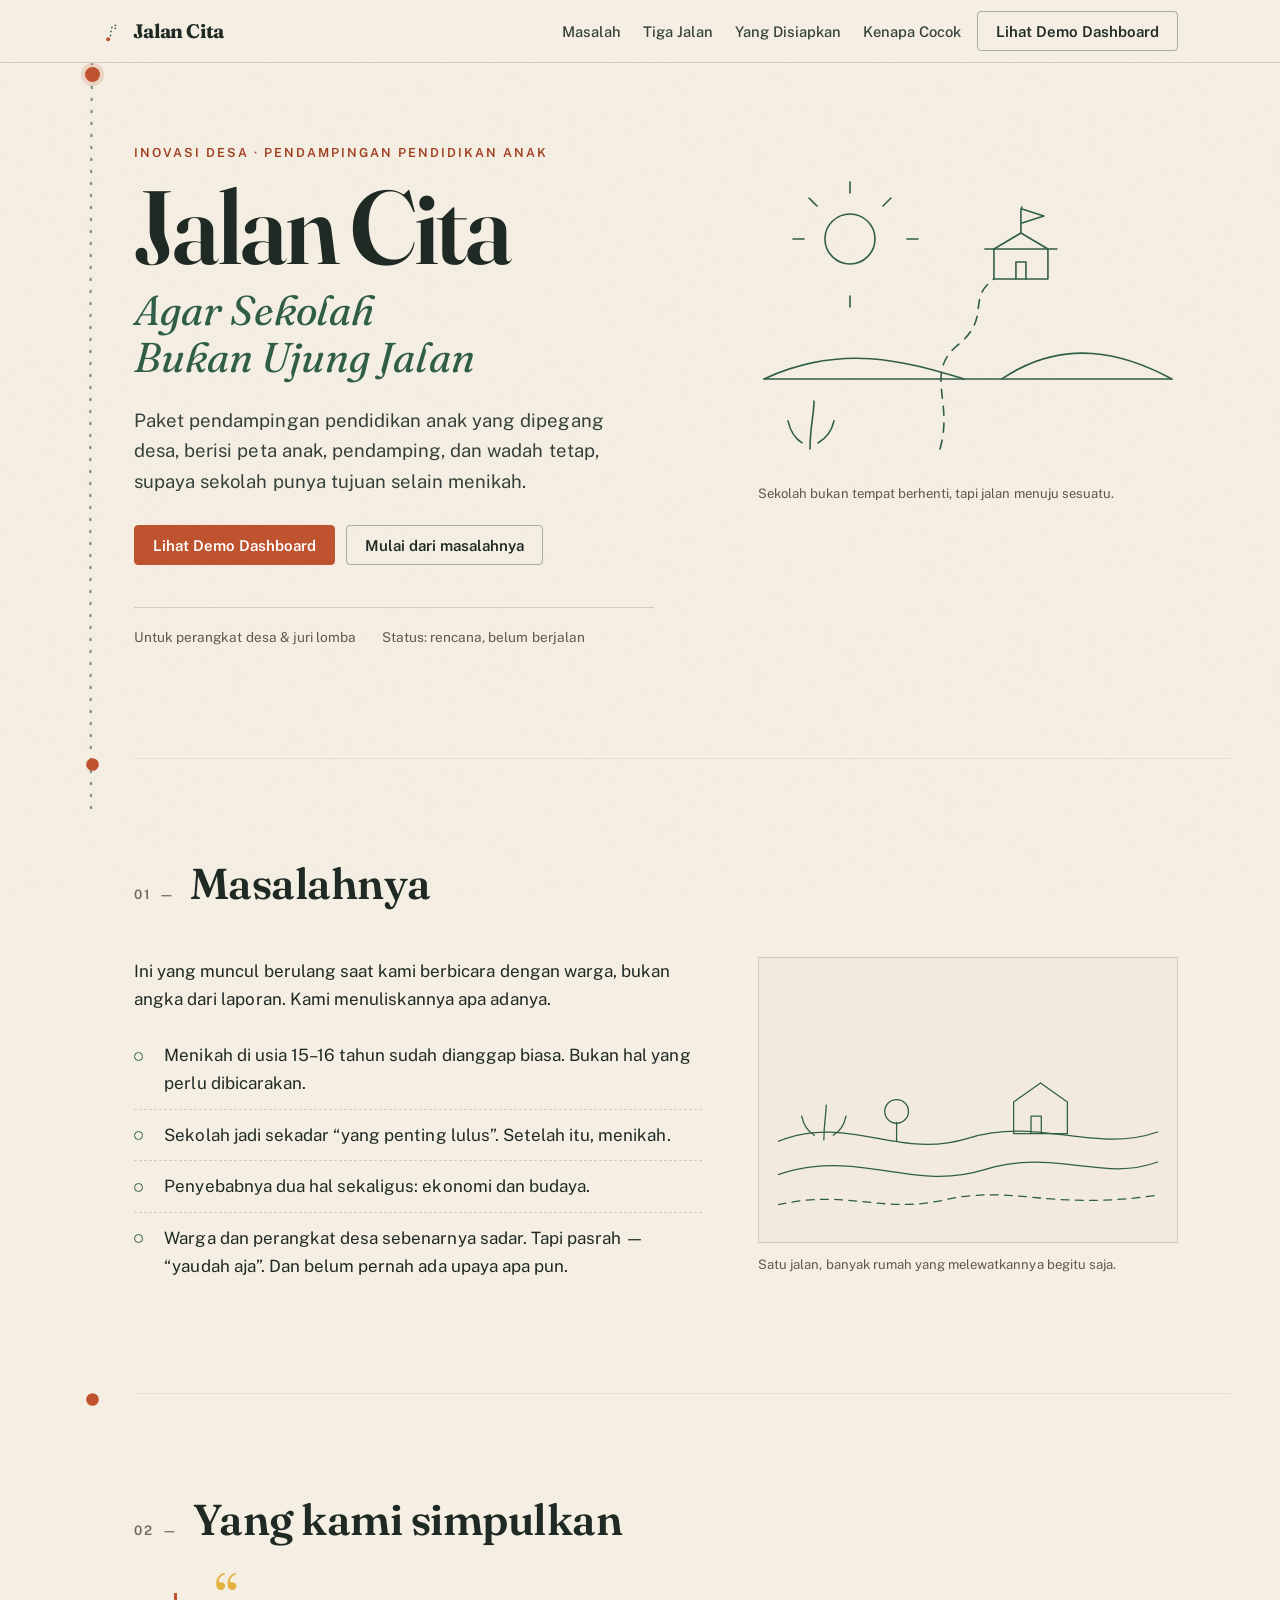
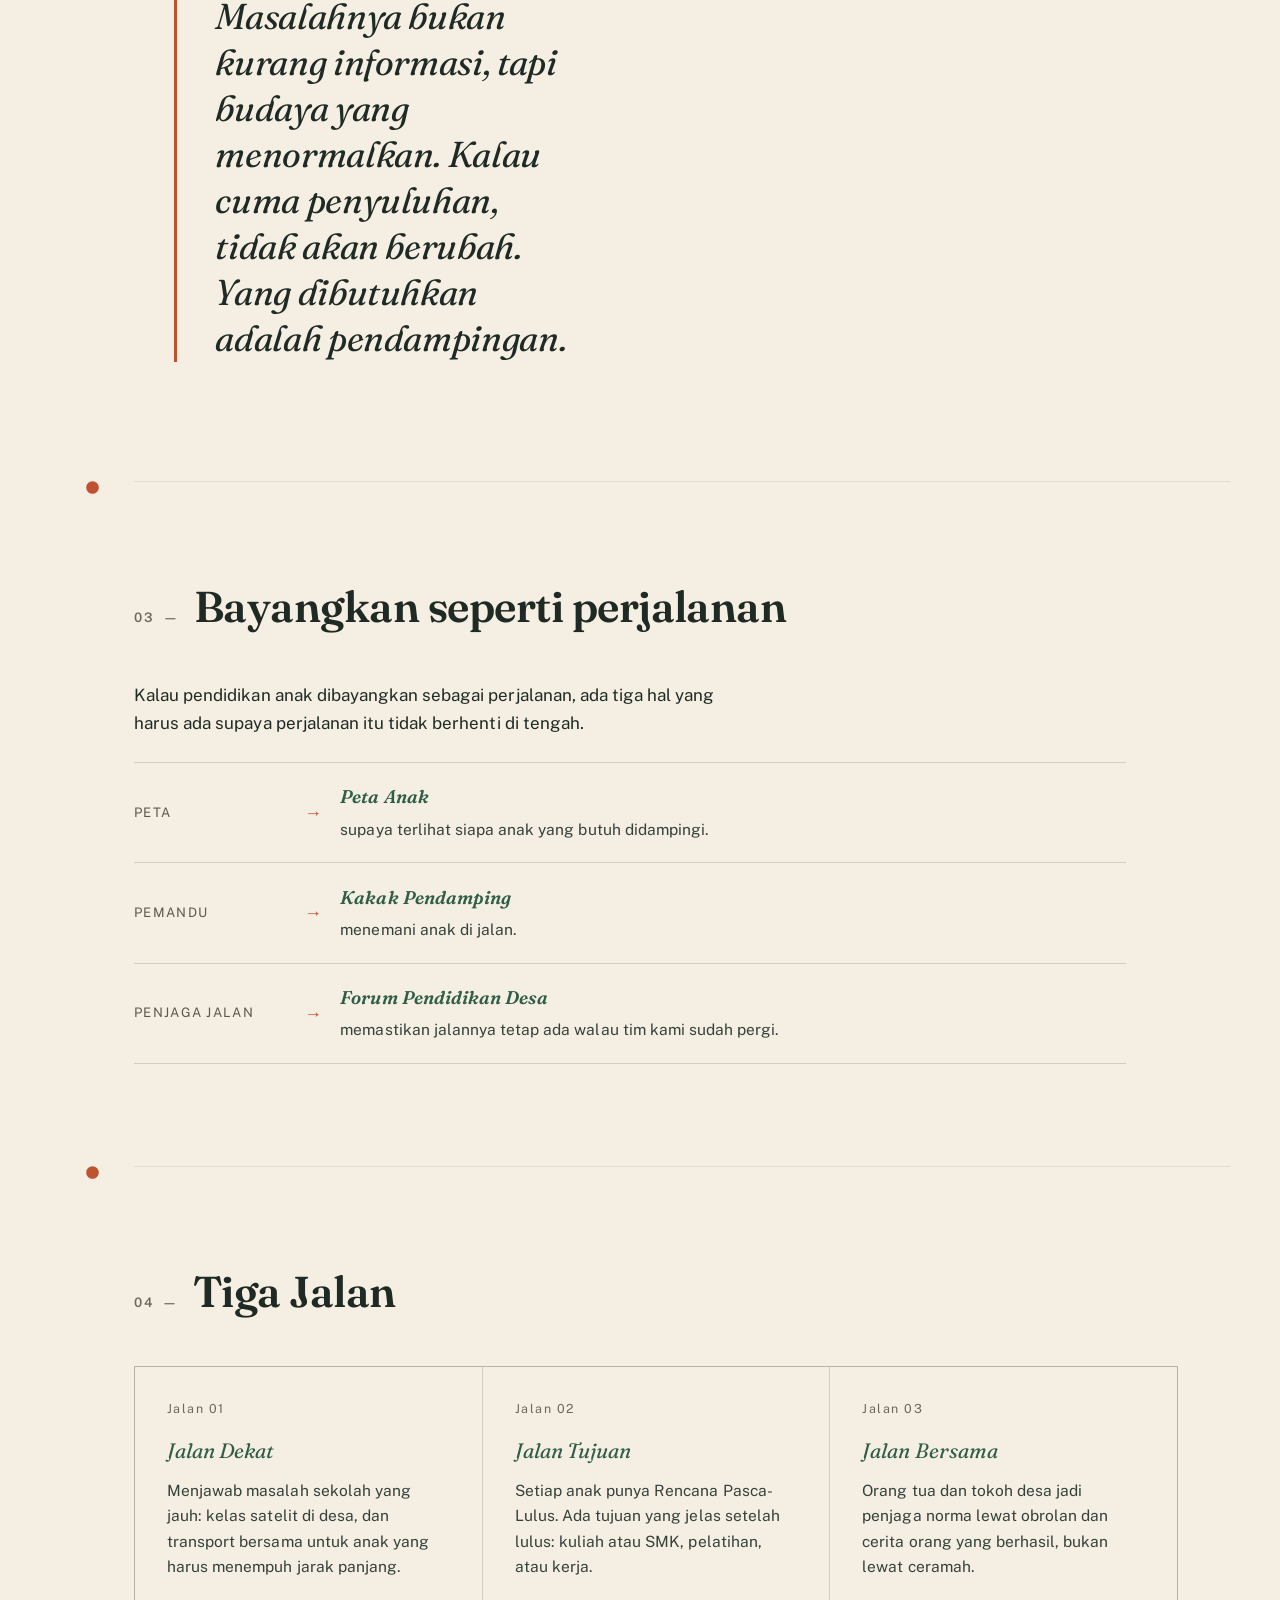
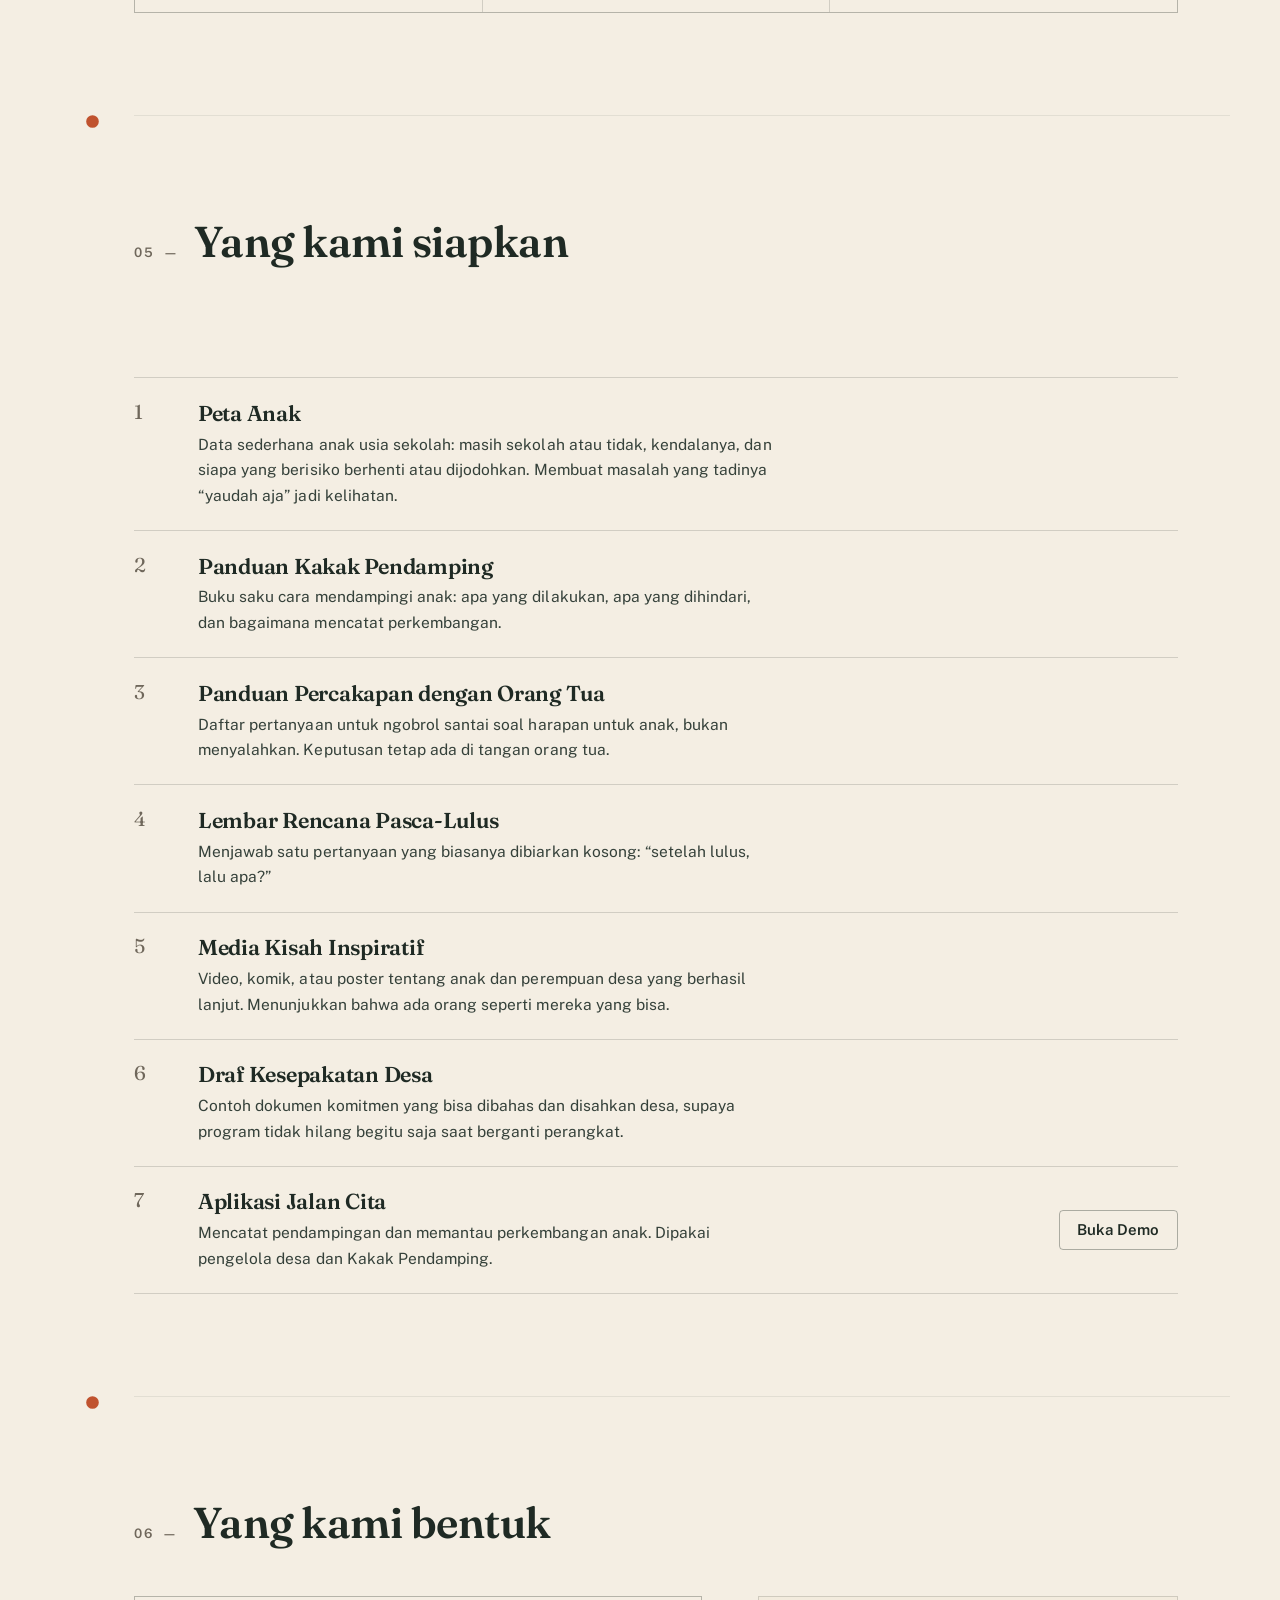
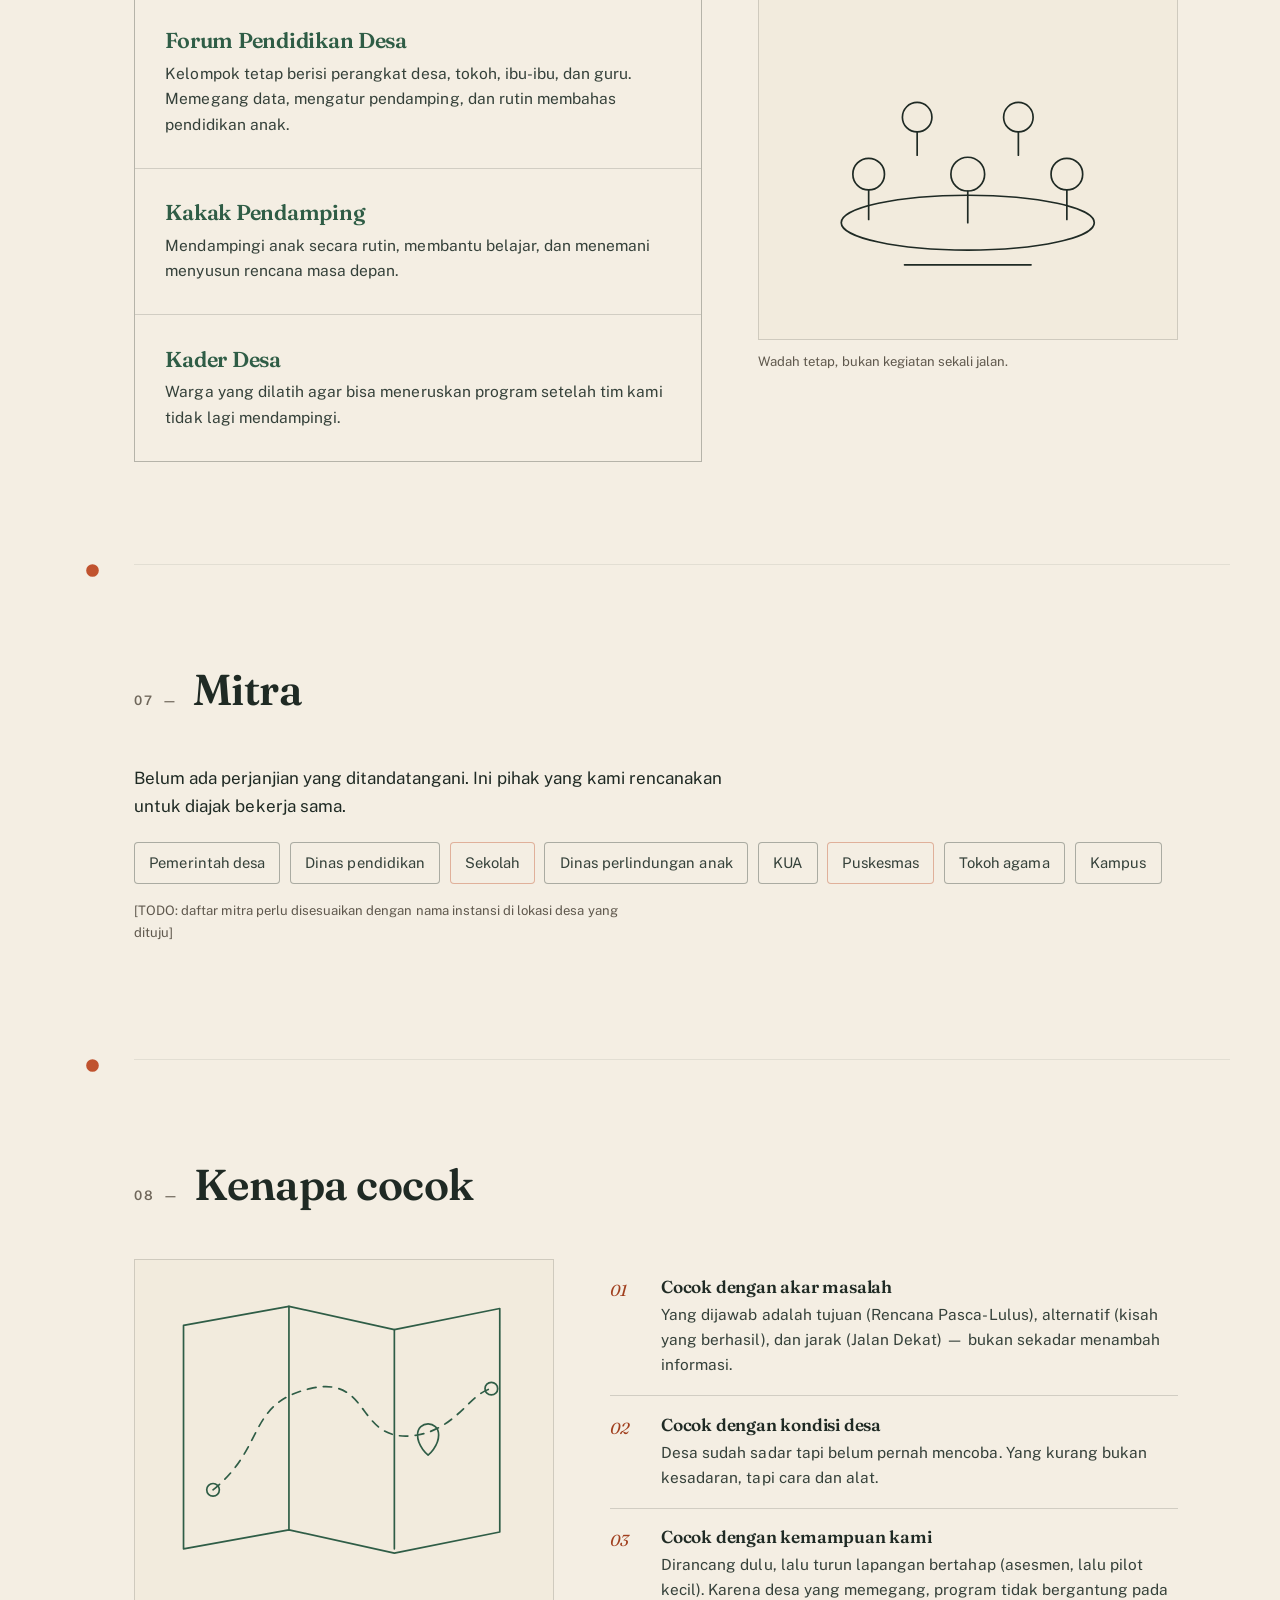
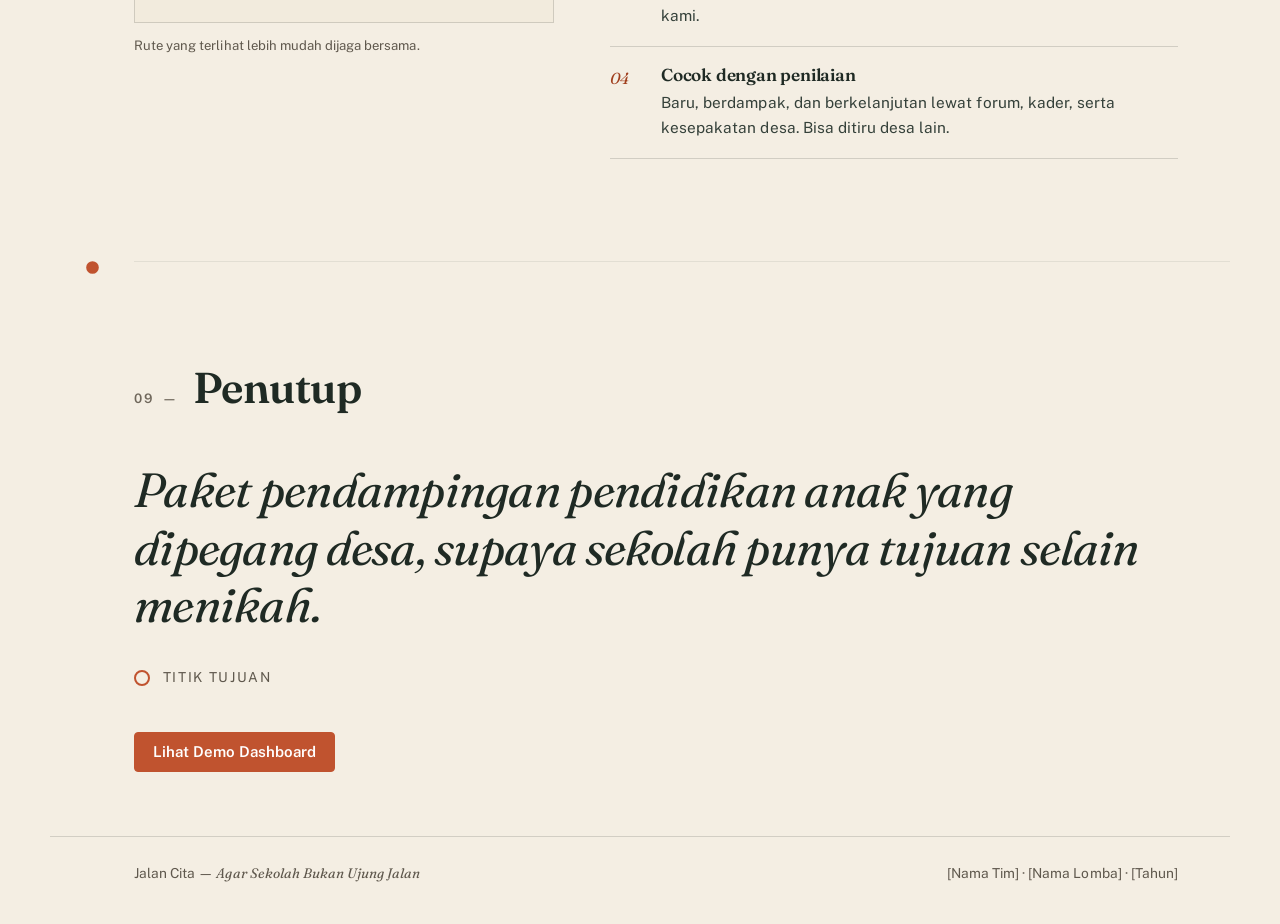
<file: index.html>
<!doctype html>
<html lang="id">
<head>
<meta charset="utf-8">
<meta name="viewport" content="width=device-width, initial-scale=1">
<title>Jalan Cita — Agar Sekolah Bukan Ujung Jalan</title>
<meta name="description" content="Ide lomba inovasi desa: paket pendampingan pendidikan anak yang dipegang desa — peta anak, kakak pendamping, dan forum pendidikan — supaya sekolah punya tujuan selain menikah.">
<meta name="theme-color" content="#F4EEE3">
<link rel="icon" href="/assets/favicon.svg" type="image/svg+xml">
<link rel="apple-touch-icon" href="/assets/favicon.svg">

<meta property="og:type" content="website">
<meta property="og:title" content="Jalan Cita — Agar Sekolah Bukan Ujung Jalan">
<meta property="og:description" content="Paket pendampingan pendidikan anak yang dipegang desa, supaya sekolah punya tujuan selain menikah.">
<meta property="og:image" content="/assets/og-image.png">
<meta property="og:image:width" content="1200">
<meta property="og:image:height" content="630">
<meta property="og:locale" content="id_ID">
<meta name="twitter:card" content="summary_large_image">
<meta name="twitter:title" content="Jalan Cita — Agar Sekolah Bukan Ujung Jalan">
<meta name="twitter:description" content="Paket pendampingan pendidikan anak yang dipegang desa, supaya sekolah punya tujuan selain menikah.">
<meta name="twitter:image" content="/assets/og-image.png">

<link rel="preconnect" href="https://fonts.googleapis.com">
<link rel="preconnect" href="https://fonts.gstatic.com" crossorigin>
<link href="https://fonts.googleapis.com/css2?family=Fraunces:ital,opsz,wght@0,9..144,400;0,9..144,600;0,9..144,700;1,9..144,400;1,9..144,600&family=Public+Sans:wght@400;500;600&display=swap" rel="stylesheet">
<link rel="stylesheet" href="/css/style.css">
<script>document.documentElement.classList.add('js');</script>
</head>
<body>

<a class="skip-link" href="#main">Lewati ke konten utama</a>

<header class="nav">
  <div class="nav__inner">
    <a class="brand" href="/" aria-label="Jalan Cita — beranda">
      <svg class="brand__mark" viewBox="0 0 32 32" aria-hidden="true">
        <path d="M9 28C16 23 10 14 16 9c5-4 8 2 1 4" fill="none" stroke="currentColor" stroke-width="2" stroke-linecap="round" stroke-dasharray="1 5"/>
        <circle cx="9" cy="28" r="3" fill="#C0532F"/>
      </svg>
      Jalan Cita
    </a>
    <ul class="nav__links">
      <li><a href="#masalah">Masalah</a></li>
      <li><a href="#tiga-jalan">Tiga Jalan</a></li>
      <li><a href="#alat">Yang Disiapkan</a></li>
      <li><a href="#cocok">Kenapa Cocok</a></li>
    </ul>
    <a class="btn btn--ghost nav__cta" href="/dashboard">Lihat Demo Dashboard</a>
  </div>
</header>

<div class="page">
  <div class="journey" aria-hidden="true">
    <svg viewBox="0 0 100 1000" preserveAspectRatio="none">
      <defs>
        <mask id="jcReveal" maskUnits="userSpaceOnUse" maskContentUnits="userSpaceOnUse" x="0" y="0" width="100" height="1000">
          <path class="journey__reveal" pathLength="1000" stroke-dasharray="1000"
                d="M50 0 C 43 90 57 180 50 270 C 43 360 57 450 50 540 C 43 630 57 720 50 810 C 44 890 56 950 50 1000"
                fill="none" stroke="#fff" stroke-width="8"/>
        </mask>
      </defs>
      <g mask="url(#jcReveal)">
        <path class="journey__edge" d="M50 0 C 43 90 57 180 50 270 C 43 360 57 450 50 540 C 43 630 57 720 50 810 C 44 890 56 950 50 1000"/>
        <path class="journey__road" d="M50 0 C 43 90 57 180 50 270 C 43 360 57 450 50 540 C 43 630 57 720 50 810 C 44 890 56 950 50 1000"/>
      </g>
    </svg>
  </div>

  <main id="main">

    <!-- 00 — HERO -->
    <section class="hero section" id="atas" aria-labelledby="hero-title">
      <span class="hero__origin" aria-hidden="true"></span>
      <div class="split split--wide">
        <div class="hero__inner reveal">
          <p class="eyebrow">Inovasi desa &middot; pendampingan pendidikan anak</p>
          <h1 id="hero-title">Jalan Cita</h1>
          <p class="hero__sub">Agar Sekolah Bukan Ujung Jalan</p>
          <p class="hero__lede">Paket pendampingan pendidikan anak yang dipegang desa, berisi peta anak, pendamping, dan wadah tetap, supaya sekolah punya tujuan selain menikah.</p>
          <div class="hero__actions">
            <a class="btn btn--accent" href="/dashboard">Lihat Demo Dashboard</a>
            <a class="btn btn--ghost" href="#masalah">Mulai dari masalahnya</a>
          </div>
          <p class="hero__meta">
            <span>Untuk perangkat desa &amp; juri lomba</span>
            <span>Status: rencana, belum berjalan</span>
          </p>
        </div>

        <figure class="reveal" style="margin:0">
          <svg class="illus" viewBox="0 0 420 320" role="img" aria-labelledby="il-hero">
            <title id="il-hero">Ilustrasi garis: jalan berkelok dari desa menuju sebuah sekolah, dengan matahari dan sawah</title>
            <g fill="none" stroke="currentColor" stroke-width="1.6" stroke-linecap="round" stroke-linejoin="round">
              <path d="M6 236 H414"/>
              <path d="M6 236 C 84 200 146 218 206 236"/>
              <path d="M244 236 C 306 194 366 210 414 236"/>
              <circle cx="92" cy="96" r="25"/>
              <path d="M92 50 v-11 M92 153 v11 M46 96 h-11 M149 96 h11 M59 63 l-8 -8 M125 63 l8 -8"/>
              <path d="M182 306 C 196 258 166 230 200 202 C 234 174 208 156 236 136" stroke-dasharray="9 8"/>
              <path d="M236 136 v-30 l27 -16 27 16 v30 z"/>
              <path d="M227 106 h72"/>
              <path d="M258 136 v-17 h10 v17"/>
              <path d="M263 90 v-24 l1 -2"/>
              <path d="M264 66 l22 7 -22 7"/>
              <path d="M52 306 c0 -22 4 -34 4 -48 M60 300 c9 -5 14 -13 16 -22 M44 300 c-8 -5 -12 -13 -14 -22"/>
            </g>
          </svg>
          <figcaption class="illus-cap">Sekolah bukan tempat berhenti, tapi jalan menuju sesuatu.</figcaption>
        </figure>
      </div>
    </section>

    <!-- 01 — MASALAHNYA -->
    <section class="section" id="masalah" aria-labelledby="masalah-title">
      <span class="stop" aria-hidden="true"></span>
      <div class="sec-head reveal">
        <p class="sec-num">01</p>
        <h2 class="sec-title" id="masalah-title">Masalahnya</h2>
      </div>
      <div class="split split--wide">
        <div class="reveal">
          <p class="measure">Ini yang muncul berulang saat kami berbicara dengan warga, bukan angka dari laporan. Kami menuliskannya apa adanya.</p>
          <ul class="point-list">
            <li>Menikah di usia 15&ndash;16 tahun sudah dianggap biasa. Bukan hal yang perlu dibicarakan.</li>
            <li>Sekolah jadi sekadar &ldquo;yang penting lulus&rdquo;. Setelah itu, menikah.</li>
            <li>Penyebabnya dua hal sekaligus: ekonomi dan budaya.</li>
            <li>Warga dan perangkat desa sebenarnya sadar. Tapi pasrah &mdash; &ldquo;yaudah aja&rdquo;. Dan belum pernah ada upaya apa pun.</li>
          </ul>
        </div>

        <figure class="reveal" style="margin:0">
          <div class="illus-frame">
            <svg class="illus" viewBox="0 0 480 300" role="img" aria-labelledby="il-desa">
              <title id="il-desa">Ilustrasi garis: jalan desa berkelok melewati petak sawah, rumah, dan pohon</title>
              <g fill="none" stroke="currentColor" stroke-width="1.6" stroke-linecap="round" stroke-linejoin="round">
                <path d="M0 208 C 90 172 150 232 240 204 C 330 176 400 224 480 196"/>
                <path d="M0 250 C 100 216 170 272 260 244 C 350 216 410 260 480 234"/>
                <path d="M58 206 c0 -22 3 -32 3 -44 M70 200 c9 -5 14 -14 16 -24 M46 200 c-9 -5 -14 -14 -16 -24"/>
                <path d="M298 198 v-40 l34 -24 34 24 v40 z M298 198 h68"/>
                <path d="M320 198 v-22 h13 v22"/>
                <path d="M150 208 v-24"/>
                <circle cx="150" cy="170" r="15"/>
                <path d="M0 288 C 90 268 130 300 210 282 C 300 262 340 296 480 276" stroke-dasharray="10 8"/>
              </g>
            </svg>
          </div>
          <figcaption class="illus-cap">Satu jalan, banyak rumah yang melewatkannya begitu saja.</figcaption>
        </figure>
      </div>
    </section>

    <!-- 02 — YANG KAMI SIMPULKAN -->
    <section class="section" aria-labelledby="simpulan-title">
      <span class="stop" aria-hidden="true"></span>
      <div class="sec-head reveal">
        <p class="sec-num">02</p>
        <h2 class="sec-title" id="simpulan-title">Yang kami simpulkan</h2>
      </div>
      <blockquote class="quote reveal">
        <span class="quote__mark" aria-hidden="true">&ldquo;</span>
        <p>Masalahnya bukan kurang informasi, tapi budaya yang menormalkan. Kalau cuma penyuluhan, tidak akan berubah. Yang dibutuhkan adalah pendampingan.</p>
      </blockquote>
    </section>

    <!-- 03 — BAYANGKAN SEPERTI PERJALANAN -->
    <section class="section" id="perjalanan" aria-labelledby="perjalanan-title">
      <span class="stop" aria-hidden="true"></span>
      <div class="sec-head reveal">
        <p class="sec-num">03</p>
        <h2 class="sec-title" id="perjalanan-title">Bayangkan seperti perjalanan</h2>
      </div>
      <p class="measure reveal" style="margin-bottom:1.6rem">Kalau pendidikan anak dibayangkan sebagai perjalanan, ada tiga hal yang harus ada supaya perjalanan itu tidak berhenti di tengah.</p>
      <ul class="legend reveal">
        <li>
          <span class="legend__role">Peta</span>
          <span class="legend__arrow" aria-hidden="true">&rarr;</span>
          <span class="legend__what"><strong>Peta Anak</strong><span>supaya terlihat siapa anak yang butuh didampingi.</span></span>
        </li>
        <li>
          <span class="legend__role">Pemandu</span>
          <span class="legend__arrow" aria-hidden="true">&rarr;</span>
          <span class="legend__what"><strong>Kakak Pendamping</strong><span>menemani anak di jalan.</span></span>
        </li>
        <li>
          <span class="legend__role">Penjaga jalan</span>
          <span class="legend__arrow" aria-hidden="true">&rarr;</span>
          <span class="legend__what"><strong>Forum Pendidikan Desa</strong><span>memastikan jalannya tetap ada walau tim kami sudah pergi.</span></span>
        </li>
      </ul>
    </section>

    <!-- 04 — TIGA JALAN -->
    <section class="section" id="tiga-jalan" aria-labelledby="tiga-jalan-title">
      <span class="stop" aria-hidden="true"></span>
      <div class="sec-head reveal">
        <p class="sec-num">04</p>
        <h2 class="sec-title" id="tiga-jalan-title">Tiga Jalan</h2>
      </div>
      <ol class="road-list reveal">
        <li>
          <span class="road-list__n">Jalan 01</span>
          <span class="road-list__tag">Jalan Dekat</span>
          <p>Menjawab masalah sekolah yang jauh: kelas satelit di desa, dan transport bersama untuk anak yang harus menempuh jarak panjang.</p>
        </li>
        <li>
          <span class="road-list__n">Jalan 02</span>
          <span class="road-list__tag">Jalan Tujuan</span>
          <p>Setiap anak punya Rencana Pasca-Lulus. Ada tujuan yang jelas setelah lulus: kuliah atau SMK, pelatihan, atau kerja.</p>
        </li>
        <li>
          <span class="road-list__n">Jalan 03</span>
          <span class="road-list__tag">Jalan Bersama</span>
          <p>Orang tua dan tokoh desa jadi penjaga norma lewat obrolan dan cerita orang yang berhasil, bukan lewat ceramah.</p>
        </li>
      </ol>
    </section>

    <!-- 05 — YANG KAMI SIAPKAN -->
    <section class="section" id="alat" aria-labelledby="alat-title">
      <span class="stop" aria-hidden="true"></span>
      <div class="sec-head reveal">
        <p class="sec-num">05</p>
        <h2 class="sec-title" id="alat-title">Yang kami siapkan</h2>
      </div>
      <p class="measure reveal" style="margin-bottom:0.4rem">Tujuh alat, seperti isi tas perjalanan. Bukan konsep di atas kertas saja &mdash; semuanya bisa langsung dipakai di desa.</p>
      <ol class="bag reveal">
        <li>
          <span class="bag__n">1</span>
          <div>
            <h3>Peta Anak</h3>
            <p>Data sederhana anak usia sekolah: masih sekolah atau tidak, kendalanya, dan siapa yang berisiko berhenti atau dijodohkan. Membuat masalah yang tadinya &ldquo;yaudah aja&rdquo; jadi kelihatan.</p>
          </div>
        </li>
        <li>
          <span class="bag__n">2</span>
          <div>
            <h3>Panduan Kakak Pendamping</h3>
            <p>Buku saku cara mendampingi anak: apa yang dilakukan, apa yang dihindari, dan bagaimana mencatat perkembangan.</p>
          </div>
        </li>
        <li>
          <span class="bag__n">3</span>
          <div>
            <h3>Panduan Percakapan dengan Orang Tua</h3>
            <p>Daftar pertanyaan untuk ngobrol santai soal harapan untuk anak, bukan menyalahkan. Keputusan tetap ada di tangan orang tua.</p>
          </div>
        </li>
        <li>
          <span class="bag__n">4</span>
          <div>
            <h3>Lembar Rencana Pasca-Lulus</h3>
            <p>Menjawab satu pertanyaan yang biasanya dibiarkan kosong: &ldquo;setelah lulus, lalu apa?&rdquo;</p>
          </div>
        </li>
        <li>
          <span class="bag__n">5</span>
          <div>
            <h3>Media Kisah Inspiratif</h3>
            <p>Video, komik, atau poster tentang anak dan perempuan desa yang berhasil lanjut. Menunjukkan bahwa ada orang seperti mereka yang bisa.</p>
          </div>
        </li>
        <li>
          <span class="bag__n">6</span>
          <div>
            <h3>Draf Kesepakatan Desa</h3>
            <p>Contoh dokumen komitmen yang bisa dibahas dan disahkan desa, supaya program tidak hilang begitu saja saat berganti perangkat.</p>
          </div>
        </li>
        <li>
          <span class="bag__n">7</span>
          <div>
            <h3>Aplikasi Jalan Cita</h3>
            <p>Mencatat pendampingan dan memantau perkembangan anak. Dipakai pengelola desa dan Kakak Pendamping.</p>
          </div>
          <a class="btn btn--ghost bag__cta" href="/dashboard">Buka Demo</a>
        </li>
      </ol>
    </section>

    <!-- 06 — YANG KAMI BENTUK -->
    <section class="section" id="bentuk" aria-labelledby="bentuk-title">
      <span class="stop" aria-hidden="true"></span>
      <div class="sec-head reveal">
        <p class="sec-num">06</p>
        <h2 class="sec-title" id="bentuk-title">Yang kami bentuk</h2>
      </div>
      <div class="split split--wide">
        <ul class="form-list reveal">
          <li>
            <h3>Forum Pendidikan Desa</h3>
            <p>Kelompok tetap berisi perangkat desa, tokoh, ibu-ibu, dan guru. Memegang data, mengatur pendamping, dan rutin membahas pendidikan anak.</p>
          </li>
          <li>
            <h3>Kakak Pendamping</h3>
            <p>Mendampingi anak secara rutin, membantu belajar, dan menemani menyusun rencana masa depan.</p>
          </li>
          <li>
            <h3>Kader Desa</h3>
            <p>Warga yang dilatih agar bisa meneruskan program setelah tim kami tidak lagi mendampingi.</p>
          </li>
        </ul>

        <figure class="reveal" style="margin:0">
          <div class="illus-frame">
            <svg class="illus illus--ink" viewBox="0 0 360 280" role="img" aria-labelledby="il-forum">
              <title id="il-forum">Ilustrasi garis: beberapa orang duduk melingkar di meja, membahas pendidikan anak</title>
              <g fill="none" stroke="currentColor" stroke-width="1.6" stroke-linecap="round" stroke-linejoin="round">
                <ellipse cx="180" cy="196" rx="120" ry="26"/>
                <circle cx="180" cy="150" r="16"/>
                <path d="M180 166 v30"/>
                <circle cx="86" cy="150" r="15"/>
                <path d="M86 165 v28"/>
                <circle cx="274" cy="150" r="15"/>
                <path d="M274 165 v28"/>
                <circle cx="132" cy="96" r="14"/>
                <path d="M132 110 v22"/>
                <circle cx="228" cy="96" r="14"/>
                <path d="M228 110 v22"/>
                <path d="M120 236 h120"/>
              </g>
            </svg>
          </div>
          <figcaption class="illus-cap">Wadah tetap, bukan kegiatan sekali jalan.</figcaption>
        </figure>
      </div>
    </section>

    <!-- 07 — MITRA -->
    <section class="section" id="mitra" aria-labelledby="mitra-title">
      <span class="stop" aria-hidden="true"></span>
      <div class="sec-head reveal">
        <p class="sec-num">07</p>
        <h2 class="sec-title" id="mitra-title">Mitra</h2>
      </div>
      <p class="measure reveal" style="margin-bottom:1.4rem">Belum ada perjanjian yang ditandatangani. Ini pihak yang kami rencanakan untuk diajak bekerja sama.</p>
      <ul class="partners reveal">
        <li>Pemerintah desa</li>
        <li>Dinas pendidikan</li>
        <li>Sekolah</li>
        <li>Dinas perlindungan anak</li>
        <li>KUA</li>
        <li>Puskesmas</li>
        <li>Tokoh agama</li>
        <li>Kampus</li>
      </ul>
      <p class="illus-cap reveal" style="margin-top:1rem">[TODO: daftar mitra perlu disesuaikan dengan nama instansi di lokasi desa yang dituju]</p>
    </section>

    <!-- 08 — KENAPA COCOK -->
    <section class="section" id="cocok" aria-labelledby="cocok-title">
      <span class="stop" aria-hidden="true"></span>
      <div class="sec-head reveal">
        <p class="sec-num">08</p>
        <h2 class="sec-title" id="cocok-title">Kenapa cocok</h2>
      </div>
      <div class="split split--narrow">
        <figure class="reveal" style="margin:0">
          <div class="illus-frame">
            <svg class="illus" viewBox="0 0 360 300" role="img" aria-labelledby="il-peta">
              <title id="il-peta">Ilustrasi garis: peta terlipat dengan rute dan penanda titik tujuan</title>
              <g fill="none" stroke="currentColor" stroke-width="1.6" stroke-linecap="round" stroke-linejoin="round">
                <path d="M28 44 l100 -18 100 22 100 -20 v212 l-100 20 -100 -22 -100 18 z"/>
                <path d="M128 26 v212 M228 48 v208"/>
                <path d="M56 200 C 106 160 88 118 148 104 C 208 90 190 158 250 148 C 288 141 300 108 320 104" stroke-dasharray="8 7"/>
                <circle cx="56" cy="200" r="6"/>
                <circle cx="320" cy="104" r="6"/>
                <path d="M250 148 c0 -14 20 -14 20 0 0 11 -10 19 -10 19 s-10 -8 -10 -19 z"/>
              </g>
            </svg>
          </div>
          <figcaption class="illus-cap">Rute yang terlihat lebih mudah dijaga bersama.</figcaption>
        </figure>

        <ul class="fit-list reveal" style="margin:0">
          <li>
            <h3>Cocok dengan akar masalah</h3>
            <p>Yang dijawab adalah tujuan (Rencana Pasca-Lulus), alternatif (kisah yang berhasil), dan jarak (Jalan Dekat) &mdash; bukan sekadar menambah informasi.</p>
          </li>
          <li>
            <h3>Cocok dengan kondisi desa</h3>
            <p>Desa sudah sadar tapi belum pernah mencoba. Yang kurang bukan kesadaran, tapi cara dan alat.</p>
          </li>
          <li>
            <h3>Cocok dengan kemampuan kami</h3>
            <p>Dirancang dulu, lalu turun lapangan bertahap (asesmen, lalu pilot kecil). Karena desa yang memegang, program tidak bergantung pada kami.</p>
          </li>
          <li>
            <h3>Cocok dengan penilaian</h3>
            <p>Baru, berdampak, dan berkelanjutan lewat forum, kader, serta kesepakatan desa. Bisa ditiru desa lain.</p>
          </li>
        </ul>
      </div>
    </section>

    <!-- 09 — PENUTUP -->
    <section class="section close" aria-labelledby="penutup-title">
      <span class="stop" aria-hidden="true"></span>
      <div class="sec-head reveal">
        <p class="sec-num">09</p>
        <h2 class="sec-title" id="penutup-title">Penutup</h2>
      </div>
      <p class="close__statement reveal">Paket pendampingan pendidikan anak yang dipegang desa, supaya sekolah punya tujuan selain menikah.</p>
      <p class="close__dest reveal">Titik tujuan</p>
      <div class="hero__actions reveal" style="margin-top:1.8rem">
        <a class="btn btn--accent" href="/dashboard">Lihat Demo Dashboard</a>
      </div>
    </section>

  </main>
</div>

<footer class="footer">
  <p style="margin:0">Jalan Cita &mdash; <em>Agar Sekolah Bukan Ujung Jalan</em></p>
  <p style="margin:0">[Nama Tim] &middot; [Nama Lomba] &middot; [Tahun]</p>
</footer>

<script src="/js/main.js" defer></script>
</body>
</html>
</file>
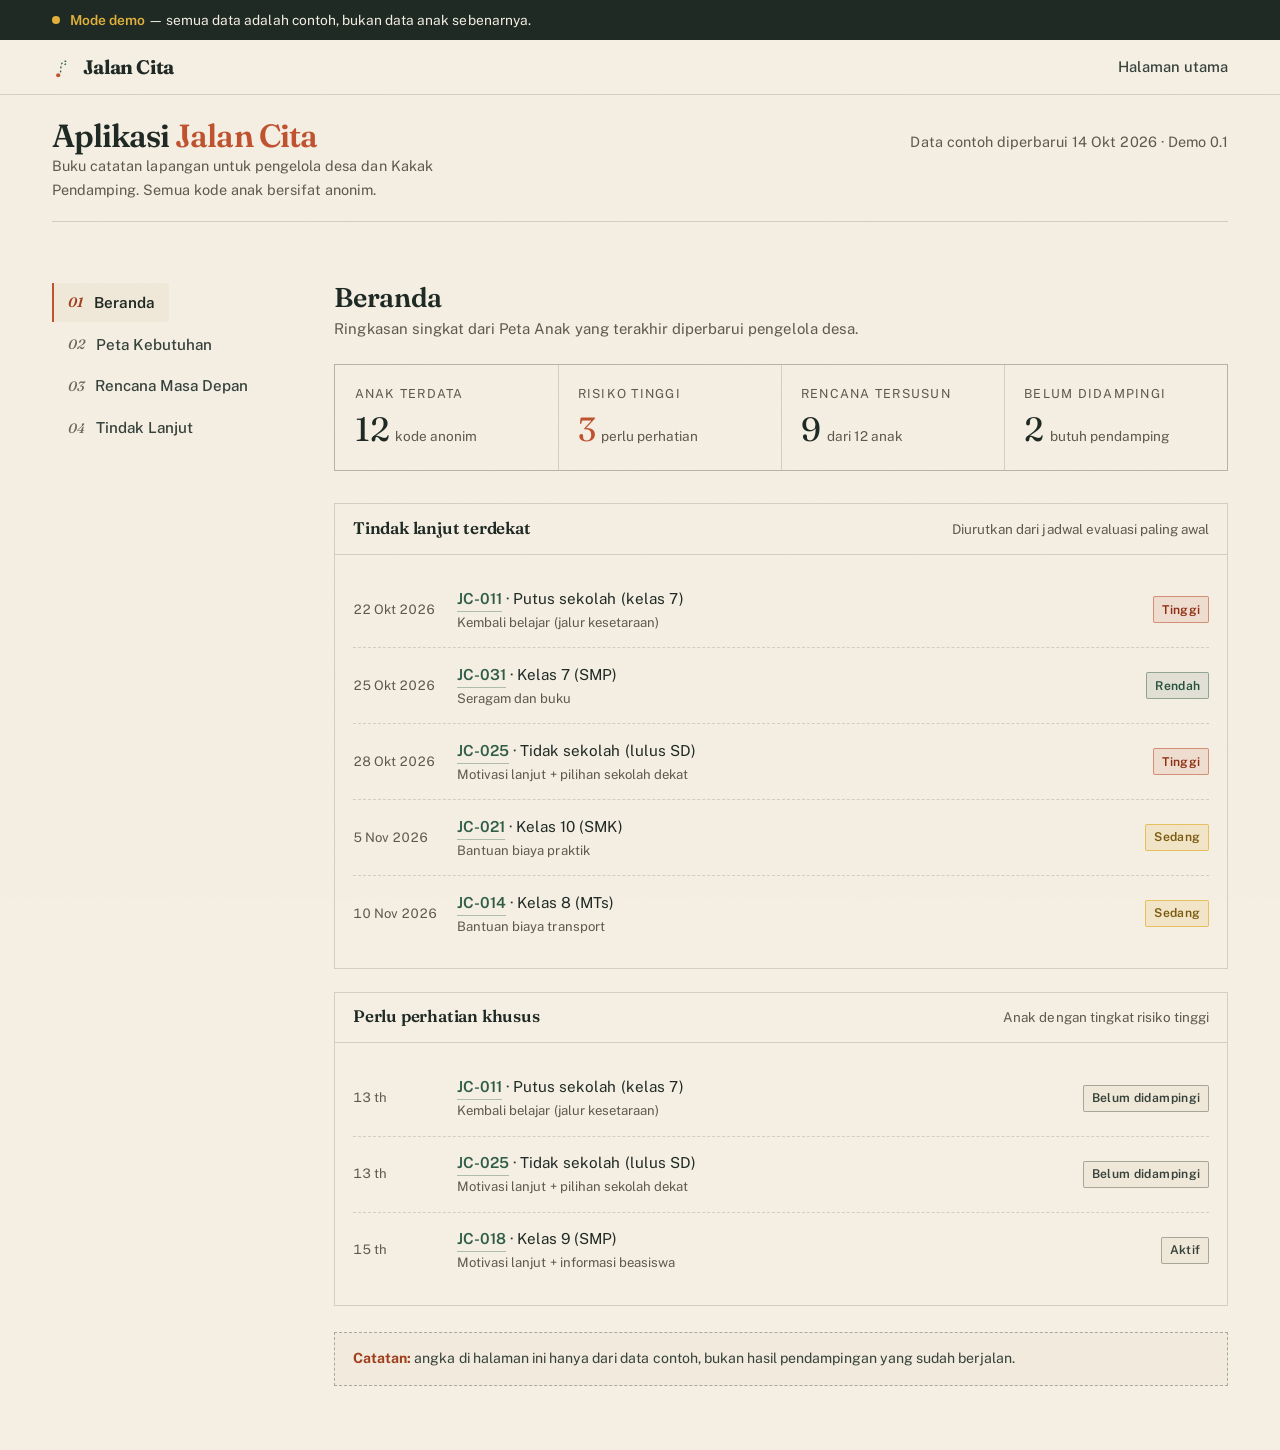
<file: dashboard.html>
<!doctype html>
<html lang="id">
<head>
<meta charset="utf-8">
<meta name="viewport" content="width=device-width, initial-scale=1">
<title>Demo Dashboard — Aplikasi Jalan Cita</title>
<meta name="description" content="Demo aplikasi Jalan Cita: peta kebutuhan, rencana masa depan, dan tindak lanjut pendampingan anak. Semua data adalah contoh.">
<meta name="theme-color" content="#F4EEE3">
<meta name="robots" content="noindex">
<link rel="icon" href="/assets/favicon.svg" type="image/svg+xml">
<link rel="apple-touch-icon" href="/assets/favicon.svg">

<meta property="og:type" content="website">
<meta property="og:title" content="Demo Dashboard — Aplikasi Jalan Cita">
<meta property="og:description" content="Prototipe aplikasi pendampingan pendidikan anak dengan data contoh.">
<meta property="og:image" content="/assets/og-image.png">
<meta property="og:locale" content="id_ID">

<link rel="preconnect" href="https://fonts.googleapis.com">
<link rel="preconnect" href="https://fonts.gstatic.com" crossorigin>
<link href="https://fonts.googleapis.com/css2?family=Fraunces:ital,opsz,wght@0,9..144,400;0,9..144,600;0,9..144,700;1,9..144,400;1,9..144,600&family=Public+Sans:wght@400;500;600&display=swap" rel="stylesheet">
<link rel="stylesheet" href="/css/style.css">
</head>
<body class="dash-body">

<a class="skip-link" href="#dash-main">Lewati ke konten utama</a>

<div class="top-banner">
  <div class="top-banner__inner">
    <span class="top-banner__dot" aria-hidden="true"></span>
    <p style="margin:0"><strong>Mode demo</strong> &mdash; semua data adalah contoh, bukan data anak sebenarnya.</p>
  </div>
</div>

<header class="nav">
  <div class="nav__inner" style="max-width:1280px">
    <a class="brand" href="/" aria-label="Jalan Cita — kembali ke halaman utama">
      <svg class="brand__mark" viewBox="0 0 32 32" aria-hidden="true">
        <path d="M9 28C16 23 10 14 16 9c5-4 8 2 1 4" fill="none" stroke="currentColor" stroke-width="2" stroke-linecap="round" stroke-dasharray="1 5"/>
        <circle cx="9" cy="28" r="3" fill="#C0532F"/>
      </svg>
      Jalan Cita
    </a>
    <nav class="nav__links nav__links--keep" aria-label="Navigasi tambahan" style="margin-left:auto">
      <a href="/" aria-label="Kembali ke halaman utama">Halaman utama</a>
    </nav>
  </div>
</header>

<div class="dash" id="dash-main">

  <div class="dash__head">
    <div>
      <h1 class="dash__title">Aplikasi <span>Jalan Cita</span></h1>
      <p class="dash__sub">Buku catatan lapangan untuk pengelola desa dan Kakak Pendamping. Semua kode anak bersifat anonim.</p>
    </div>
    <p class="dash__sub" id="dash-updated" style="margin:0"></p>
  </div>

  <h2 class="visually-hidden">Navigasi dashboard</h2>
  <ul class="dash__nav" role="tablist" aria-label="Bagian dashboard">
    <li role="presentation">
      <button role="tab" id="tab-beranda" aria-controls="panel-beranda" aria-selected="true" tabindex="0">
        <span class="tab-n">01</span> Beranda
      </button>
    </li>
    <li role="presentation">
      <button role="tab" id="tab-peta" aria-controls="panel-peta" aria-selected="false" tabindex="-1">
        <span class="tab-n">02</span> Peta Kebutuhan
      </button>
    </li>
    <li role="presentation">
      <button role="tab" id="tab-rencana" aria-controls="panel-rencana" aria-selected="false" tabindex="-1">
        <span class="tab-n">03</span> Rencana Masa Depan
      </button>
    </li>
    <li role="presentation">
      <button role="tab" id="tab-tindak" aria-controls="panel-tindak" aria-selected="false" tabindex="-1">
        <span class="tab-n">04</span> Tindak Lanjut
      </button>
    </li>
  </ul>

  <section class="dash__panel" id="panel-beranda" role="tabpanel" aria-labelledby="tab-beranda" tabindex="0">
    <div class="panel-head">
      <h2>Beranda</h2>
      <p>Ringkasan singkat dari Peta Anak yang terakhir diperbarui pengelola desa.</p>
    </div>
    <div id="beranda-mount"></div>
  </section>

  <section class="dash__panel" id="panel-peta" role="tabpanel" aria-labelledby="tab-peta" tabindex="0" hidden>
    <div class="panel-head">
      <h2>Peta Kebutuhan</h2>
      <p>Hanya kode anonim. Nama dan identitas anak tidak ditampilkan di halaman ini.</p>
    </div>
    <div class="filters">
      <div class="field">
        <label for="filter-risiko">Risiko</label>
        <select id="filter-risiko">
          <option value="semua">Semua risiko</option>
          <option value="tinggi">Tinggi</option>
          <option value="sedang">Sedang</option>
          <option value="rendah">Rendah</option>
        </select>
      </div>
      <div class="field">
        <label for="filter-status">Status pendampingan</label>
        <select id="filter-status">
          <option value="semua">Semua status</option>
          <option value="Aktif">Aktif</option>
          <option value="Terjadwal">Terjadwal</option>
          <option value="Belum didampingi">Belum didampingi</option>
          <option value="Selesai">Selesai</option>
        </select>
      </div>
      <p class="filters__count" id="peta-count" role="status"></p>
    </div>
    <div id="peta-mount"></div>
  </section>

  <section class="dash__panel" id="panel-rencana" role="tabpanel" aria-labelledby="tab-rencana" tabindex="0" hidden>
    <div class="panel-head">
      <h2>Rencana Masa Depan</h2>
      <p>Pilih satu anak untuk melihat Rencana Pasca-Lulusnya. Centang langkah yang sudah selesai.</p>
    </div>
    <div id="rencana-mount"></div>
  </section>

  <section class="dash__panel" id="panel-tindak" role="tabpanel" aria-labelledby="tab-tindak" tabindex="0" hidden>
    <div class="panel-head">
      <h2>Tindak Lanjut</h2>
      <p>Catatan kemajuan, jadwal evaluasi berikutnya, dan kebutuhan bantuan yang belum terselesaikan.</p>
    </div>
    <div id="tindak-mount"></div>
  </section>

</div>

<script src="/js/data.js" defer></script>
<script src="/js/dashboard.js" defer></script>
</body>
</html>
</file>
<file: css/style.css>
/* =========================================================
   Jalan Cita — Agar Sekolah Bukan Ujung Jalan
   Gaya: peta perjalanan / buku catatan lapangan
   ========================================================= */

:root {
  --paper: #f4eee3;
  --paper-2: #efe7d8;
  --paper-3: #e8dfcd;
  --ink: #1f2a24;
  --ink-soft: #35413a;
  --sawah: #2f5d46;
  --terracotta: #c0532f;
  --terracotta-ink: #a03f1e;
  --padi: #e3b23c;
  --tanah: #5f584d;
  --tanah-soft: #6f675b;

  --line: rgba(31, 42, 36, 0.16);
  --line-soft: rgba(31, 42, 36, 0.08);
  --line-strong: rgba(31, 42, 36, 0.34);

  --serif: "Fraunces", "Iowan Old Style", Georgia, "Times New Roman", serif;
  --sans: "Public Sans", -apple-system, "Segoe UI", Roboto, Helvetica, Arial, sans-serif;

  --rail: 84px;
  --pad-x: clamp(1.25rem, 4.5vw, 3.25rem);
  --page-max: 1180px;
  --radius: 4px;

  --shadow-sm: 0 1px 0 rgba(31, 42, 36, 0.05);

  --focus: #1f5f8b;
}

*,
*::before,
*::after {
  box-sizing: border-box;
}

html {
  -webkit-text-size-adjust: 100%;
  scroll-behavior: smooth;
  scroll-padding-top: 84px;
}

body {
  margin: 0;
  background-color: var(--paper);
  color: var(--ink);
  font-family: var(--sans);
  font-size: 17px;
  line-height: 1.65;
  font-weight: 400;
  letter-spacing: 0.002em;
  text-rendering: optimizeLegibility;
  -webkit-font-smoothing: antialiased;
}

/* Latar: tekstur kertas + garis kontur tipis (sangat samar) */
body::before {
  content: "";
  position: fixed;
  inset: 0;
  pointer-events: none;
  z-index: 0;
  opacity: 0.5;
  background-image: url("data:image/svg+xml,%3Csvg xmlns='http://www.w3.org/2000/svg' width='260' height='260'%3E%3Cfilter id='n'%3E%3CfeTurbulence type='fractalNoise' baseFrequency='0.85' numOctaves='3' stitchTiles='stitch'/%3E%3CfeColorMatrix type='saturate' values='0'/%3E%3CfeComponentTransfer%3E%3CfeFuncA type='linear' slope='0.045'/%3E%3C/feComponentTransfer%3E%3C/filter%3E%3Crect width='260' height='260' filter='url(%23n)'/%3E%3C/svg%3E");
  mix-blend-mode: multiply;
}

img,
svg {
  max-width: 100%;
}

a {
  color: var(--sawah);
  text-decoration: none;
}

a:hover {
  text-decoration: underline;
  text-underline-offset: 3px;
}

:focus-visible {
  outline: 3px solid var(--focus);
  outline-offset: 3px;
  border-radius: 2px;
}

::selection {
  background: rgba(227, 178, 60, 0.4);
}

h1,
h2,
h3,
h4 {
  font-family: var(--serif);
  font-weight: 600;
  font-optical-sizing: auto;
  color: var(--ink);
  line-height: 1.08;
  margin: 0 0 0.5em;
  letter-spacing: -0.012em;
}

h1 {
  font-size: clamp(3.2rem, 11vw, 6.5rem);
  line-height: 0.94;
  letter-spacing: -0.03em;
}

h2 {
  font-size: clamp(1.7rem, 4.4vw, 2.7rem);
}

h3 {
  font-size: clamp(1.15rem, 2.4vw, 1.35rem);
  line-height: 1.25;
}

p {
  margin: 0 0 1em;
  max-width: 65ch;
}

em,
.italic {
  font-family: var(--serif);
  font-style: italic;
}

.serif {
  font-family: var(--serif);
}

/* ---------- Utilitas ---------- */

.skip-link {
  position: absolute;
  left: 12px;
  top: -60px;
  z-index: 200;
  background: var(--ink);
  color: var(--paper);
  padding: 10px 16px;
  border-radius: var(--radius);
  transition: top 0.15s ease;
}

.skip-link:focus {
  top: 12px;
}

.visually-hidden {
  position: absolute !important;
  width: 1px;
  height: 1px;
  padding: 0;
  margin: -1px;
  overflow: hidden;
  clip: rect(0 0 0 0);
  white-space: nowrap;
  border: 0;
}

.muted {
  color: var(--tanah);
}

.measure {
  max-width: 62ch;
}

.eyebrow {
  font-family: var(--sans);
  font-size: 0.78rem;
  letter-spacing: 0.16em;
  text-transform: uppercase;
  color: var(--terracotta-ink);
  font-weight: 600;
  margin: 0 0 0.9rem;
}

/* ---------- Navbar ---------- */

.nav {
  position: sticky;
  top: 0;
  z-index: 40;
  background-color: rgba(244, 238, 227, 0.92);
  backdrop-filter: saturate(140%) blur(4px);
  border-bottom: 1px solid var(--line);
}

.nav__inner {
  max-width: var(--page-max);
  margin-inline: auto;
  padding: 0.7rem var(--pad-x);
  display: flex;
  align-items: center;
  gap: 1rem;
}

.brand {
  display: inline-flex;
  align-items: center;
  gap: 0.55rem;
  font-family: var(--serif);
  font-size: 1.22rem;
  font-weight: 700;
  color: var(--ink);
  letter-spacing: -0.02em;
  white-space: nowrap;
  flex: none;
}

.brand:hover {
  text-decoration: none;
}

.brand__mark {
  width: 22px;
  height: 22px;
  flex: none;
  color: var(--sawah);
}

.nav__links {
  display: flex;
  gap: 1.35rem;
  margin-left: auto;
  list-style: none;
  padding: 0;
  margin-block: 0;
}

.nav__links a {
  color: var(--ink-soft);
  font-size: 0.92rem;
  font-weight: 500;
}

.nav__links a:hover {
  color: var(--terracotta-ink);
  text-decoration: none;
}

/* ---------- Tombol ---------- */

.btn {
  display: inline-flex;
  align-items: center;
  justify-content: center;
  gap: 0.5rem;
  white-space: nowrap;
  font-family: var(--sans);
  font-size: 0.94rem;
  font-weight: 600;
  line-height: 1;
  padding: 0.72rem 1.1rem;
  border: 1px solid var(--ink);
  border-radius: var(--radius);
  background: var(--ink);
  color: var(--paper);
  cursor: pointer;
  transition: transform 0.12s ease, background-color 0.15s ease, color 0.15s ease;
}

.btn:hover {
  background: var(--sawah);
  border-color: var(--sawah);
  text-decoration: none;
  transform: translateY(-1px);
}

.btn--ghost {
  background: transparent;
  color: var(--ink);
  border-color: var(--line-strong);
}

.btn--ghost:hover {
  background: var(--ink);
  color: var(--paper);
  border-color: var(--ink);
}

.btn--accent {
  background: var(--terracotta);
  border-color: var(--terracotta);
  color: #fff;
}

.btn--accent:hover {
  background: #a8451f;
  border-color: #a8451f;
}

.btn svg {
  width: 16px;
  height: 16px;
}

/* ---------- Kerangka halaman + garis jalan ---------- */

.page {
  position: relative;
  max-width: var(--page-max);
  margin-inline: auto;
  padding-left: var(--rail);
  z-index: 1;
}

.journey {
  position: absolute;
  top: 0;
  left: 0;
  width: var(--rail);
  height: 100%;
  pointer-events: none;
  z-index: 0;
  --draw: 0;
}

/* Garis "tergambar" mengikuti scroll lewat stroke-dashoffset.
   Tanpa JavaScript, garis tampil utuh. */
.journey__reveal {
  stroke-dashoffset: 0;
}

.js .journey__reveal {
  stroke-dashoffset: calc((1 - var(--draw)) * 1000);
}

.journey svg {
  display: block;
  width: 100%;
  height: 100%;
  overflow: visible;
}

.journey__road {
  fill: none;
  stroke: var(--sawah);
  stroke-width: 2.5;
  stroke-linecap: round;
  stroke-dasharray: 1 11;
  opacity: 0.55;
  vector-effect: non-scaling-stroke;
}

.journey__edge {
  fill: none;
  stroke: var(--terracotta);
  stroke-width: 1;
  stroke-linecap: round;
  opacity: 0.28;
  stroke-dasharray: 1 11;
  vector-effect: non-scaling-stroke;
}

/* Titik singgah per section */
.stop {
  position: absolute;
  left: calc(var(--rail) / -2);
  top: 0;
  width: 11px;
  height: 11px;
  margin-left: -5.5px;
  border-radius: 50%;
  background: var(--paper);
  border: 2px solid var(--line-strong);
  z-index: 2;
  transition: border-color 0.4s ease, background-color 0.4s ease, transform 0.4s ease;
}

.section.is-visible .stop {
  background: var(--terracotta);
  border-color: var(--terracotta);
  transform: scale(1.15);
}

/* ---------- Section dasar ---------- */

main {
  display: block;
}

.section {
  position: relative;
  padding: clamp(3.5rem, 8vw, 6.5rem) var(--pad-x) clamp(3.5rem, 8vw, 6.5rem) 0;
}

.section + .section {
  border-top: 1px solid var(--line-soft);
}

.sec-head {
  display: flex;
  align-items: baseline;
  gap: 0.9rem;
  margin-bottom: clamp(1.4rem, 4vw, 2.4rem);
}

.sec-num {
  font-family: var(--sans);
  font-size: 0.82rem;
  font-weight: 600;
  letter-spacing: 0.14em;
  color: var(--tanah-soft);
  white-space: nowrap;
  padding-top: 0.35em;
}

.sec-num::after {
  content: "—";
  margin-left: 0.5rem;
  color: var(--tanah-soft);
}

.sec-title {
  margin: 0;
}

/* ---------- Hero ---------- */

.hero {
  padding: clamp(2.5rem, 7vw, 5rem) var(--pad-x) clamp(3.5rem, 8vw, 6rem) 0;
}

.hero__inner {
  position: relative;
  max-width: 44rem;
}

.hero h1 {
  margin: 0 0 0.1em;
}

.hero__sub {
  font-family: var(--serif);
  font-style: italic;
  font-weight: 400;
  font-size: clamp(1.45rem, 4.3vw, 2.6rem);
  line-height: 1.15;
  color: var(--sawah);
  margin: 0 0 1.4rem;
  text-wrap: balance;
}

.hero__lede {
  font-size: clamp(1.02rem, 2.2vw, 1.16rem);
  color: var(--ink-soft);
  max-width: 46ch;
  margin-bottom: 1.8rem;
}

.hero__actions {
  display: flex;
  flex-wrap: wrap;
  gap: 0.7rem;
  align-items: center;
}

.hero__meta {
  margin-top: 2.6rem;
  padding-top: 1.1rem;
  border-top: 1px solid var(--line);
  display: flex;
  flex-wrap: wrap;
  gap: 0.4rem 1.6rem;
  font-size: 0.85rem;
  color: var(--tanah);
}

.hero__origin {
  position: absolute;
  left: calc(var(--rail) / -2);
  top: 4px;
  width: 15px;
  height: 15px;
  margin-left: -7.5px;
  border-radius: 50%;
  background: var(--terracotta);
  box-shadow: 0 0 0 4px rgba(192, 83, 47, 0.16);
}


/* ---------- Layout variasi ---------- */

.split {
  display: grid;
  gap: clamp(1.5rem, 5vw, 3.5rem);
  grid-template-columns: 1fr;
}

.split--wide {
  grid-template-columns: 1.15fr 0.85fr;
  align-items: start;
}

.split--narrow {
  grid-template-columns: 0.85fr 1.15fr;
  align-items: start;
}

@media (max-width: 820px) {
  .split--wide,
  .split--narrow {
    grid-template-columns: 1fr;
  }
}


/* ---------- Daftar poin (masalah) ---------- */

.point-list {
  list-style: none;
  margin: 0;
  padding: 0;
  max-width: 58ch;
}

.point-list li {
  position: relative;
  padding: 0.7rem 0 0.7rem 1.9rem;
  border-bottom: 1px dashed var(--line);
}

.point-list li:last-child {
  border-bottom: none;
}

.point-list li::before {
  content: "";
  position: absolute;
  left: 0;
  top: 1.35rem;
  width: 9px;
  height: 9px;
  border: 1.5px solid var(--sawah);
  border-radius: 50%;
}

/* ---------- Kutipan besar ---------- */

.quote {
  position: relative;
  max-width: 40ch;
  padding-left: clamp(1.2rem, 4vw, 2.4rem);
  border-left: 3px solid var(--terracotta);
}

.quote p {
  font-family: var(--serif);
  font-style: italic;
  font-weight: 400;
  font-size: clamp(1.4rem, 4vw, 2.25rem);
  line-height: 1.28;
  color: var(--ink);
  margin: 0;
  letter-spacing: -0.01em;
}

.quote__mark {
  position: absolute;
  left: clamp(1.2rem, 4vw, 2.4rem);
  top: -1.6rem;
  font-family: var(--serif);
  font-size: 4rem;
  color: var(--padi);
  line-height: 1;
}

/* ---------- Legenda peta (peran) ---------- */

.legend {
  list-style: none;
  margin: 0;
  padding: 0;
  border-top: 1px solid var(--line);
  max-width: 62rem;
}

.legend li {
  display: grid;
  grid-template-columns: 9.5rem 1.8rem 1fr;
  align-items: center;
  gap: 0.8rem;
  padding: 1.2rem 0;
  border-bottom: 1px solid var(--line);
}

.legend__role {
  font-family: var(--sans);
  font-size: 0.82rem;
  letter-spacing: 0.1em;
  text-transform: uppercase;
  color: var(--tanah);
}

.legend__arrow {
  color: var(--terracotta);
  text-align: center;
  font-size: 1.1rem;
}

.legend__what strong {
  font-family: var(--serif);
  font-size: 1.15rem;
  font-style: italic;
  font-weight: 600;
  color: var(--sawah);
  display: block;
  margin-bottom: 0.15rem;
}

.legend__what span {
  color: var(--ink-soft);
  font-size: 0.97rem;
}

@media (max-width: 640px) {
  .legend li {
    grid-template-columns: 1fr;
    gap: 0.2rem;
  }
  .legend__arrow {
    display: none;
  }
}

/* ---------- Tiga Jalan ---------- */

.road-list {
  list-style: none;
  margin: 0;
  padding: 0;
  display: grid;
  gap: 1px;
  background: var(--line);
  border: 1px solid var(--line);
  grid-template-columns: repeat(3, 1fr);
}

.road-list li {
  background: var(--paper);
  padding: clamp(1.3rem, 3vw, 2rem);
}

.road-list__tag {
  font-family: var(--serif);
  font-style: italic;
  font-size: 1.3rem;
  color: var(--sawah);
  display: block;
  margin-bottom: 0.6rem;
}

.road-list p {
  margin: 0;
  color: var(--ink-soft);
  font-size: 0.97rem;
}

.road-list__n {
  font-size: 0.78rem;
  letter-spacing: 0.12em;
  color: var(--tanah-soft);
  display: block;
  margin-bottom: 0.9rem;
}

@media (max-width: 820px) {
  .road-list {
    grid-template-columns: 1fr;
  }
}

/* ---------- Isi tas perjalanan ---------- */

.bag {
  list-style: none;
  margin: 0;
  padding: 0;
  border-top: 1px solid var(--line);
}

.bag li {
  display: grid;
  grid-template-columns: 3rem 1fr auto;
  gap: 1rem;
  align-items: start;
  padding: 1.35rem 0;
  border-bottom: 1px solid var(--line);
}

.bag__n {
  font-family: var(--serif);
  font-size: 1.25rem;
  color: var(--tanah-soft);
  line-height: 1.2;
}

.bag h3 {
  margin: 0 0 0.3rem;
}

.bag p {
  margin: 0;
  color: var(--ink-soft);
  font-size: 0.97rem;
  max-width: 58ch;
}

.bag__cta {
  align-self: center;
  white-space: nowrap;
}

@media (max-width: 640px) {
  .bag li {
    grid-template-columns: 2.2rem 1fr;
  }
  .bag__cta {
    grid-column: 2;
    justify-self: start;
    margin-top: 0.4rem;
  }
}

/* ---------- Yang kami bentuk / peran ---------- */

.form-list {
  list-style: none;
  margin: 0;
  padding: 0;
  display: grid;
  gap: 1px;
  background: var(--line);
  border: 1px solid var(--line);
}

.form-list li {
  background: var(--paper);
  padding: clamp(1.3rem, 3vw, 1.9rem);
}

.form-list h3 {
  margin: 0 0 0.4rem;
  color: var(--sawah);
}

.form-list p {
  margin: 0;
  color: var(--ink-soft);
  font-size: 0.97rem;
  max-width: 62ch;
}

/* ---------- Mitra (label teks) ---------- */

.partners {
  display: flex;
  flex-wrap: wrap;
  gap: 0.6rem;
  list-style: none;
  margin: 0;
  padding: 0;
}

.partners li {
  border: 1px solid var(--line-strong);
  border-radius: var(--radius);
  padding: 0.5rem 0.9rem;
  font-size: 0.92rem;
  color: var(--ink-soft);
  background: rgba(244, 238, 227, 0.6);
}

.partners li:nth-child(3n) {
  border-color: rgba(192, 83, 47, 0.4);
}

/* ---------- Kenapa cocok ---------- */

.fit-list {
  list-style: none;
  margin: 0;
  padding: 0;
  counter-reset: fit;
}

.fit-list li {
  position: relative;
  padding: 1.1rem 0 1.1rem 3.2rem;
  border-bottom: 1px solid var(--line);
}

.fit-list li::before {
  counter-increment: fit;
  content: counter(fit, decimal-leading-zero);
  position: absolute;
  left: 0;
  top: 1.15rem;
  font-family: var(--serif);
  font-style: italic;
  font-size: 1rem;
  color: var(--terracotta-ink);
}

.fit-list h3 {
  margin: 0 0 0.25rem;
  font-size: 1.08rem;
}

.fit-list p {
  margin: 0;
  color: var(--ink-soft);
  font-size: 0.96rem;
}

/* ---------- Ilustrasi ---------- */

.illus {
  color: var(--sawah);
  width: 100%;
  height: auto;
}

.illus--ink {
  color: var(--ink);
}

.illus-frame {
  border: 1px solid var(--line);
  padding: 1.2rem;
  background: rgba(239, 231, 216, 0.5);
}

.illus-cap {
  font-size: 0.82rem;
  color: var(--tanah);
  margin-top: 0.7rem;
}

/* ---------- Penutup ---------- */

.close {
  padding-bottom: clamp(2.5rem, 6vw, 4rem);
}

.close__statement {
  font-family: var(--serif);
  font-style: italic;
  font-weight: 400;
  font-size: clamp(1.6rem, 5vw, 3rem);
  line-height: 1.2;
  max-width: 34ch;
  color: var(--ink);
  margin: 0 0 2rem;
  letter-spacing: -0.015em;
}

.close__dest {
  position: relative;
  display: inline-flex;
  align-items: center;
  gap: 0.8rem;
  font-size: 0.86rem;
  letter-spacing: 0.12em;
  text-transform: uppercase;
  color: var(--tanah);
  padding-left: 0;
}

.close__dest::before {
  content: "";
  width: 16px;
  height: 16px;
  border-radius: 50%;
  border: 2.5px solid var(--terracotta);
  display: inline-block;
}

.footer {
  max-width: var(--page-max);
  margin-inline: auto;
  padding: 1.6rem var(--pad-x) 2.4rem var(--rail);
  border-top: 1px solid var(--line);
  display: flex;
  flex-wrap: wrap;
  gap: 0.6rem 1.5rem;
  justify-content: space-between;
  font-size: 0.86rem;
  color: var(--tanah);
}

.footer a {
  color: var(--terracotta-ink);
}

/* ---------- Animasi muncul ---------- */

.js .reveal {
  opacity: 0;
  transform: translateY(16px);
  transition: opacity 0.6s ease, transform 0.6s ease;
}

.js .reveal.is-visible {
  opacity: 1;
  transform: none;
}

/* Pemilih kode anak (dashboard) */

.picker {
  display: flex;
  flex-wrap: wrap;
  gap: 0.5rem;
  margin-bottom: 1.5rem;
}

.picker button {
  font-family: var(--sans);
  font-size: 0.88rem;
  font-weight: 600;
  font-variant-numeric: tabular-nums;
  color: var(--ink-soft);
  background: var(--paper);
  border: 1px solid var(--line-strong);
  border-radius: var(--radius);
  padding: 0.38rem 0.72rem;
  cursor: pointer;
  transition: background-color 0.15s ease, color 0.15s ease, border-color 0.15s ease;
}

.picker button:hover {
  background: var(--paper-2);
}

.picker button[aria-pressed="true"] {
  background: var(--ink);
  border-color: var(--ink);
  color: var(--paper);
}

/* =========================================================
   DASHBOARD
   ========================================================= */

.dash-body {
  background: var(--paper);
}

.top-banner {
  background: var(--ink);
  color: var(--paper);
  font-size: 0.86rem;
  line-height: 1.5;
}

.top-banner__inner {
  max-width: 1280px;
  margin-inline: auto;
  padding: 0.6rem var(--pad-x);
  display: flex;
  align-items: center;
  gap: 0.6rem;
}

.top-banner__dot {
  width: 8px;
  height: 8px;
  border-radius: 50%;
  background: var(--padi);
  flex: none;
}

.top-banner strong {
  color: var(--padi);
  font-weight: 600;
}

.dash {
  max-width: 1280px;
  margin-inline: auto;
  padding: 0 var(--pad-x);
  display: grid;
  grid-template-columns: 244px 1fr;
  gap: clamp(1.2rem, 3vw, 2.4rem);
  align-items: start;
}

.dash__head {
  grid-column: 1 / -1;
  display: flex;
  flex-wrap: wrap;
  align-items: baseline;
  justify-content: space-between;
  gap: 0.8rem;
  padding: 1.6rem 0 1.2rem;
  border-bottom: 1px solid var(--line);
}

.dash__title {
  font-size: clamp(1.5rem, 3.5vw, 2rem);
  margin: 0;
}

.dash__title span {
  color: var(--terracotta);
}

.dash__sub {
  margin: 0.2rem 0 0;
  font-size: 0.9rem;
  color: var(--tanah);
  max-width: 50ch;
}

/* Sidebar / tab */

.dash__nav {
  position: sticky;
  top: 76px;
  padding: 1.4rem 0;
  display: flex;
  flex-direction: column;
  gap: 0.15rem;
  list-style: none;
  margin: 0;
}

.dash__nav button {
  appearance: none;
  border: none;
  background: transparent;
  font-family: var(--sans);
  font-size: 0.95rem;
  font-weight: 500;
  text-align: left;
  color: var(--ink-soft);
  padding: 0.7rem 0.9rem;
  border-left: 2px solid transparent;
  cursor: pointer;
  border-radius: 0 var(--radius) var(--radius) 0;
  display: flex;
  align-items: center;
  gap: 0.65rem;
}

.dash__nav button:hover {
  background: var(--paper-2);
}

.dash__nav button[aria-selected="true"] {
  border-left-color: var(--terracotta);
  color: var(--ink);
  font-weight: 600;
  background: var(--paper-2);
}

.dash__nav .tab-n {
  font-family: var(--serif);
  font-style: italic;
  color: var(--tanah-soft);
  font-size: 0.85rem;
}

.dash__nav button[aria-selected="true"] .tab-n {
  color: var(--terracotta-ink);
}

.dash__panel {
  padding: 1.4rem 0 4rem;
  min-width: 0;
}

.dash__panel[hidden] {
  display: none;
}

.panel-head {
  margin-bottom: 1.4rem;
}

.panel-head h2 {
  font-size: clamp(1.3rem, 3vw, 1.7rem);
  margin: 0 0 0.3rem;
}

.panel-head p {
  margin: 0;
  color: var(--tanah);
  font-size: 0.93rem;
}

/* Kartu ringkasan */

.summary {
  display: grid;
  grid-template-columns: 1fr;
  gap: 1px;
  background: var(--line);
  border: 1px solid var(--line);
  margin-bottom: 2rem;
}

@media (min-width: 560px) {
  .summary {
    grid-template-columns: 1fr 1fr;
  }
}

@media (min-width: 1100px) {
  .summary {
    grid-template-columns: repeat(4, 1fr);
  }
}

.summary__item {
  background: var(--paper);
  padding: 1.2rem 1.2rem 1.35rem;
}

.summary__label {
  font-size: 0.78rem;
  letter-spacing: 0.1em;
  text-transform: uppercase;
  color: var(--tanah);
  display: block;
  margin-bottom: 0.5rem;
}

.summary__value {
  font-family: var(--serif);
  font-size: 2.1rem;
  line-height: 1;
  color: var(--ink);
}

.summary__value small {
  font-family: var(--sans);
  font-size: 0.85rem;
  color: var(--tanah);
  letter-spacing: 0;
  margin-left: 0.35rem;
}

.summary__item--accent .summary__value {
  color: var(--terracotta);
}

/* Panel blok */

.block {
  border: 1px solid var(--line);
  background: var(--paper);
  margin-bottom: 1.4rem;
}

.block__head {
  padding: 0.85rem 1.1rem;
  border-bottom: 1px solid var(--line);
  display: flex;
  align-items: baseline;
  justify-content: space-between;
  gap: 1rem;
  flex-wrap: wrap;
}

.block__head h3 {
  margin: 0;
  font-size: 1.05rem;
}

.block__head p {
  margin: 0;
  font-size: 0.84rem;
  color: var(--tanah);
}

.block__body {
  padding: 1.1rem;
}

/* Daftar tindak lanjut */

.task-list {
  list-style: none;
  margin: 0;
  padding: 0;
}

.task-list li {
  display: grid;
  grid-template-columns: 5.5rem 1fr auto;
  gap: 1rem;
  align-items: center;
  padding: 0.85rem 0;
  border-bottom: 1px dashed var(--line);
}

.task-list li:last-child {
  border-bottom: none;
}

.task-list__date {
  font-size: 0.82rem;
  color: var(--tanah);
  font-variant-numeric: tabular-nums;
}

.task-list__what {
  margin: 0;
  font-size: 0.95rem;
}

.task-list__what span {
  display: block;
  font-size: 0.82rem;
  color: var(--tanah);
}

@media (max-width: 560px) {
  .task-list li {
    grid-template-columns: 1fr;
    gap: 0.3rem;
  }
}

/* Filter */

.filters {
  display: flex;
  flex-wrap: wrap;
  gap: 1.1rem;
  align-items: flex-end;
  margin-bottom: 1rem;
}

.field {
  display: flex;
  flex-direction: column;
  gap: 0.35rem;
}

.field label {
  font-size: 0.78rem;
  letter-spacing: 0.08em;
  text-transform: uppercase;
  color: var(--tanah);
  font-weight: 600;
}

.field select {
  font-family: var(--sans);
  font-size: 0.9rem;
  color: var(--ink);
  background: var(--paper);
  border: 1px solid var(--line-strong);
  border-radius: var(--radius);
  padding: 0.5rem 2rem 0.5rem 0.65rem;
  appearance: none;
  background-image: url("data:image/svg+xml,%3Csvg xmlns='http://www.w3.org/2000/svg' width='10' height='6'%3E%3Cpath d='M1 1l4 4 4-4' fill='none' stroke='%231F2A24' stroke-width='1.5'/%3E%3C/svg%3E");
  background-repeat: no-repeat;
  background-position: right 0.7rem center;
  cursor: pointer;
}

.filters__count {
  margin-left: auto;
  font-size: 0.85rem;
  color: var(--tanah);
  font-variant-numeric: tabular-nums;
}

/* Tabel */

.table-wrap {
  overflow-x: auto;
  border: 1px solid var(--line);
  background: var(--paper);
}

table.data {
  width: 100%;
  border-collapse: collapse;
  font-size: 0.9rem;
  min-width: 760px;
}

table.data caption {
  text-align: left;
  padding: 0.85rem 1rem;
  font-size: 0.84rem;
  color: var(--tanah);
  border-bottom: 1px solid var(--line);
}

table.data th,
table.data td {
  text-align: left;
  padding: 0.65rem 0.75rem;
  border-bottom: 1px solid var(--line-soft);
  vertical-align: top;
}

table.data thead th {
  font-size: 0.75rem;
  letter-spacing: 0.07em;
  text-transform: uppercase;
  color: var(--tanah);
  font-weight: 600;
  border-bottom: 1px solid var(--line-strong);
  white-space: nowrap;
}

table.data tbody tr:hover {
  background: var(--paper-2);
}

table.data tbody tr.is-selected {
  background: rgba(227, 178, 60, 0.18);
}

.code-cell {
  font-family: var(--sans);
  font-weight: 600;
  font-variant-numeric: tabular-nums;
  white-space: nowrap;
}

.kode-btn {
  font: inherit;
  font-weight: 600;
  color: var(--sawah);
  background: none;
  border: none;
  padding: 0;
  cursor: pointer;
  border-bottom: 1px solid rgba(47, 93, 70, 0.35);
}

.kode-btn:hover {
  color: var(--terracotta-ink);
  border-bottom-color: var(--terracotta);
}

/* Badge risiko & status */

.badge {
  display: inline-block;
  font-size: 0.76rem;
  font-weight: 600;
  letter-spacing: 0.03em;
  padding: 0.16rem 0.5rem;
  border-radius: 2px;
  border: 1px solid;
}

.badge--tinggi {
  color: #8f2f14;
  border-color: rgba(192, 83, 47, 0.55);
  background: rgba(192, 83, 47, 0.1);
}

.badge--sedang {
  color: #7a5a0d;
  border-color: rgba(227, 178, 60, 0.75);
  background: rgba(227, 178, 60, 0.16);
}

.badge--rendah {
  color: #24503c;
  border-color: rgba(47, 93, 70, 0.45);
  background: rgba(47, 93, 70, 0.09);
}

.badge--status {
  color: var(--ink-soft);
  border-color: var(--line-strong);
  background: var(--paper-2);
}

/* Detail anak */

.detail {
  display: grid;
  grid-template-columns: 1fr;
  gap: 1.4rem;
}

.detail__head {
  display: flex;
  flex-wrap: wrap;
  align-items: center;
  gap: 0.7rem 1rem;
  padding-bottom: 0.9rem;
  border-bottom: 1px solid var(--line);
}

.detail__head h3 {
  margin: 0;
  font-size: 1.3rem;
}

.facts {
  display: grid;
  grid-template-columns: repeat(auto-fit, minmax(160px, 1fr));
  gap: 0.9rem 1.4rem;
  margin: 0;
}

.facts div {
  border-top: 1px solid var(--line);
  padding-top: 0.5rem;
}

.facts dt {
  font-size: 0.75rem;
  letter-spacing: 0.08em;
  text-transform: uppercase;
  color: var(--tanah);
  margin-bottom: 0.25rem;
}

.facts dd {
  margin: 0;
  font-size: 0.95rem;
}

.chips {
  display: flex;
  flex-wrap: wrap;
  gap: 0.5rem;
  list-style: none;
  margin: 0;
  padding: 0;
}

.chips li {
  border: 1px solid var(--line-strong);
  border-radius: var(--radius);
  padding: 0.35rem 0.7rem;
  font-size: 0.88rem;
  background: var(--paper);
}

/* Checklist langkah */

.steps {
  list-style: none;
  margin: 0;
  padding: 0;
}

.steps li {
  display: grid;
  grid-template-columns: 1.4rem 1fr;
  gap: 0.7rem;
  align-items: start;
  padding: 0.6rem 0;
  border-bottom: 1px dashed var(--line);
}

.steps li:last-child {
  border-bottom: none;
}

.steps input[type="checkbox"] {
  width: 1.15rem;
  height: 1.15rem;
  margin-top: 0.2rem;
  accent-color: var(--sawah);
  cursor: pointer;
}

.steps label {
  cursor: pointer;
  font-size: 0.95rem;
}

.steps input:checked + label {
  color: var(--tanah);
  text-decoration: line-through;
  text-decoration-color: var(--line-strong);
}

/* Timeline */

.timeline {
  list-style: none;
  margin: 0;
  padding: 0 0 0 1.3rem;
  border-left: 2px solid var(--line-strong);
}

.timeline li {
  position: relative;
  padding: 0 0 1.3rem 1rem;
}

.timeline li:last-child {
  padding-bottom: 0.2rem;
}

.timeline li::before {
  content: "";
  position: absolute;
  left: -1.3rem;
  top: 0.45rem;
  width: 10px;
  height: 10px;
  margin-left: -6px;
  border-radius: 50%;
  background: var(--paper);
  border: 2px solid var(--terracotta);
}

.timeline__date {
  font-size: 0.8rem;
  color: var(--tanah);
  font-variant-numeric: tabular-nums;
  display: block;
}

.timeline__title {
  margin: 0.1rem 0 0.15rem;
  font-size: 0.98rem;
  font-weight: 600;
}

.timeline p {
  margin: 0;
  font-size: 0.92rem;
  color: var(--ink-soft);
}

.empty {
  color: var(--tanah);
  font-size: 0.92rem;
  padding: 0.6rem 0;
  margin: 0;
}

.dash-note {
  margin-top: 1.6rem;
  padding: 0.9rem 1.1rem;
  border: 1px dashed var(--line-strong);
  font-size: 0.88rem;
  color: var(--ink-soft);
  background: rgba(239, 231, 216, 0.5);
}

.dash-note strong {
  color: var(--terracotta-ink);
}

/* Mobile tab bar */

@media (max-width: 900px) {
  .dash {
    grid-template-columns: 1fr;
    padding-bottom: 5.5rem;
  }
  .dash__nav {
    position: fixed;
    bottom: 0;
    left: 0;
    right: 0;
    top: auto;
    z-index: 50;
    flex-direction: row;
    padding: 0.3rem 0.3rem;
    gap: 0.15rem;
    background: rgba(244, 238, 227, 0.97);
    border-top: 1px solid var(--line);
    backdrop-filter: blur(6px);
    justify-content: space-between;
  }
  .dash__nav li {
    flex: 1;
  }
  .dash__nav button {
    flex-direction: column;
    align-items: center;
    justify-content: center;
    text-align: center;
    gap: 0.15rem;
    padding: 0.5rem 0.25rem;
    font-size: 0.72rem;
    border-left: none;
    border-top: 2px solid transparent;
    border-radius: var(--radius) var(--radius) 0 0;
    line-height: 1.15;
  }
  .dash__nav .tab-n {
    font-size: 0.68rem;
  }
  .dash__nav button[aria-selected="true"] {
    border-left-color: transparent;
    border-top-color: var(--terracotta);
  }
}

/* ---------- Penyesuaian layar kecil ---------- */

@media (max-width: 880px) {
  .nav__links {
    display: none;
  }
  .nav__links--keep {
    display: flex;
  }
}

@media (max-width: 720px) {
  :root {
    --rail: 46px;
  }
  body {
    font-size: 16px;
  }
  .nav__inner {
    justify-content: space-between;
  }
  .nav__cta {
    margin-left: auto;
  }
  .footer {
    padding-left: var(--pad-x);
  }
  .section {
    padding-left: 0;
  }
}

@media (max-width: 400px) {
  :root {
    --rail: 38px;
  }
  .brand {
    font-size: 1.08rem;
  }
  .btn {
    font-size: 0.88rem;
    padding: 0.65rem 0.9rem;
  }
}

/* ---------- Hormati reduced motion ---------- */

@media (prefers-reduced-motion: reduce) {
  html {
    scroll-behavior: auto;
  }
  *,
  *::before,
  *::after {
    animation-duration: 0.001ms !important;
    animation-iteration-count: 1 !important;
    transition-duration: 0.001ms !important;
    scroll-behavior: auto !important;
  }
  .js .reveal {
    opacity: 1;
    transform: none;
  }
  .journey {
    --draw: 1;
  }
}
</file>
